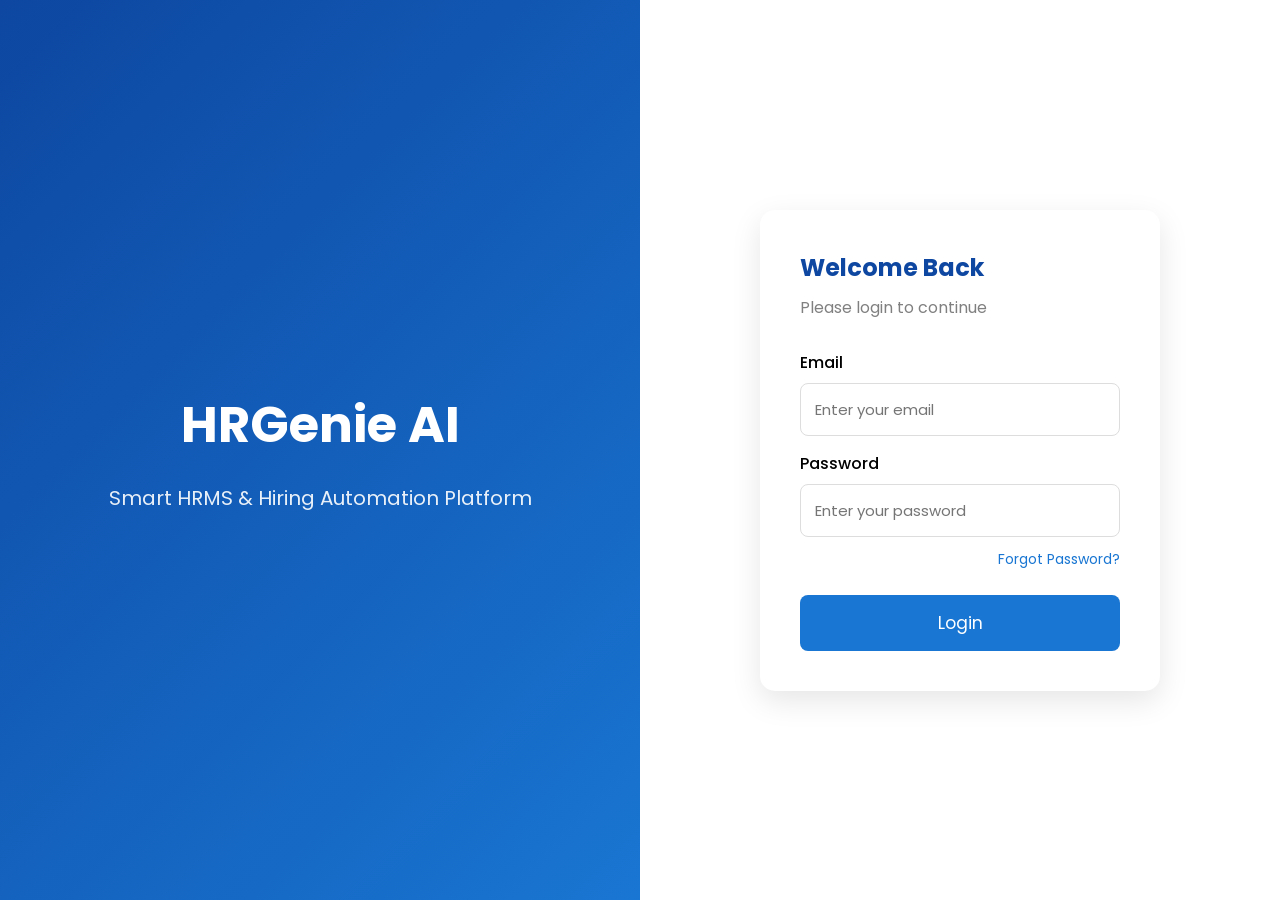
<file: index.html>
<!DOCTYPE html>
<html lang="en">
<head>
    <meta charset="UTF-8">
    <meta name="viewport" content="width=device-width, initial-scale=1.0">
    <title>HRGenie AI | Login</title>

    <link rel="stylesheet" href="css/style.css">

    <!-- Google Font -->
    <link href="https://fonts.googleapis.com/css2?family=Poppins:wght@300;400;500;600;700&display=swap" rel="stylesheet">
</head>

<body>

<div class="container">

    <div class="left-panel">
        <div class="overlay">
            <h1>HRGenie AI</h1>
            <p>Smart HRMS & Hiring Automation Platform</p>
        </div>
    </div>

    <div class="right-panel">

        <div class="login-card">

            <h2>Welcome Back</h2>
            <p>Please login to continue</p>

            <form>

                <label>Email</label>
                <input type="email" placeholder="Enter your email">

                <label>Password</label>
                <input type="password" placeholder="Enter your password">

                <a href="#" class="forgot">Forgot Password?</a>

                <button type="submit">Login</button>

            </form>

        </div>

    </div>

</div>

<script src="js/script.js"></script>

</body>
</html>
</file>
<file: css/style.css>
*{
    margin:0;
    padding:0;
    box-sizing:border-box;
    font-family:'Poppins',sans-serif;
}

body{
    background:#f4f7fb;
}

.container{
    display:flex;
    height:100vh;
}

.left-panel{
    width:50%;
    background:linear-gradient(135deg,#0d47a1,#1976d2);
    display:flex;
    justify-content:center;
    align-items:center;
    color:white;
}

.overlay{
    text-align:center;
    padding:40px;
}

.overlay h1{
    font-size:50px;
    margin-bottom:20px;
}

.overlay p{
    font-size:20px;
    opacity:.9;
}

.right-panel{
    width:50%;
    display:flex;
    justify-content:center;
    align-items:center;
    background:white;
}

.login-card{
    width:400px;
    background:white;
    padding:40px;
    border-radius:15px;
    box-shadow:0 10px 30px rgba(0,0,0,.1);
}

.login-card h2{
    color:#0d47a1;
    margin-bottom:10px;
}

.login-card p{
    color:gray;
    margin-bottom:30px;
}

label{
    display:block;
    margin-bottom:8px;
    margin-top:15px;
    font-weight:500;
}

input{
    width:100%;
    padding:14px;
    border:1px solid #ddd;
    border-radius:8px;
    outline:none;
    font-size:15px;
}

input:focus{
    border-color:#1976d2;
}

.forgot{
    display:block;
    text-align:right;
    margin-top:12px;
    margin-bottom:25px;
    color:#1976d2;
    text-decoration:none;
    font-size:14px;
}

button{
    width:100%;
    padding:15px;
    border:none;
    border-radius:8px;
    background:#1976d2;
    color:white;
    font-size:17px;
    cursor:pointer;
    transition:.3s;
}

button:hover{
    background:#0d47a1;
}

@media(max-width:900px){

.left-panel{
    display:none;
}

.right-panel{
    width:100%;
}

.login-card{
    width:90%;
}

}
</file>
